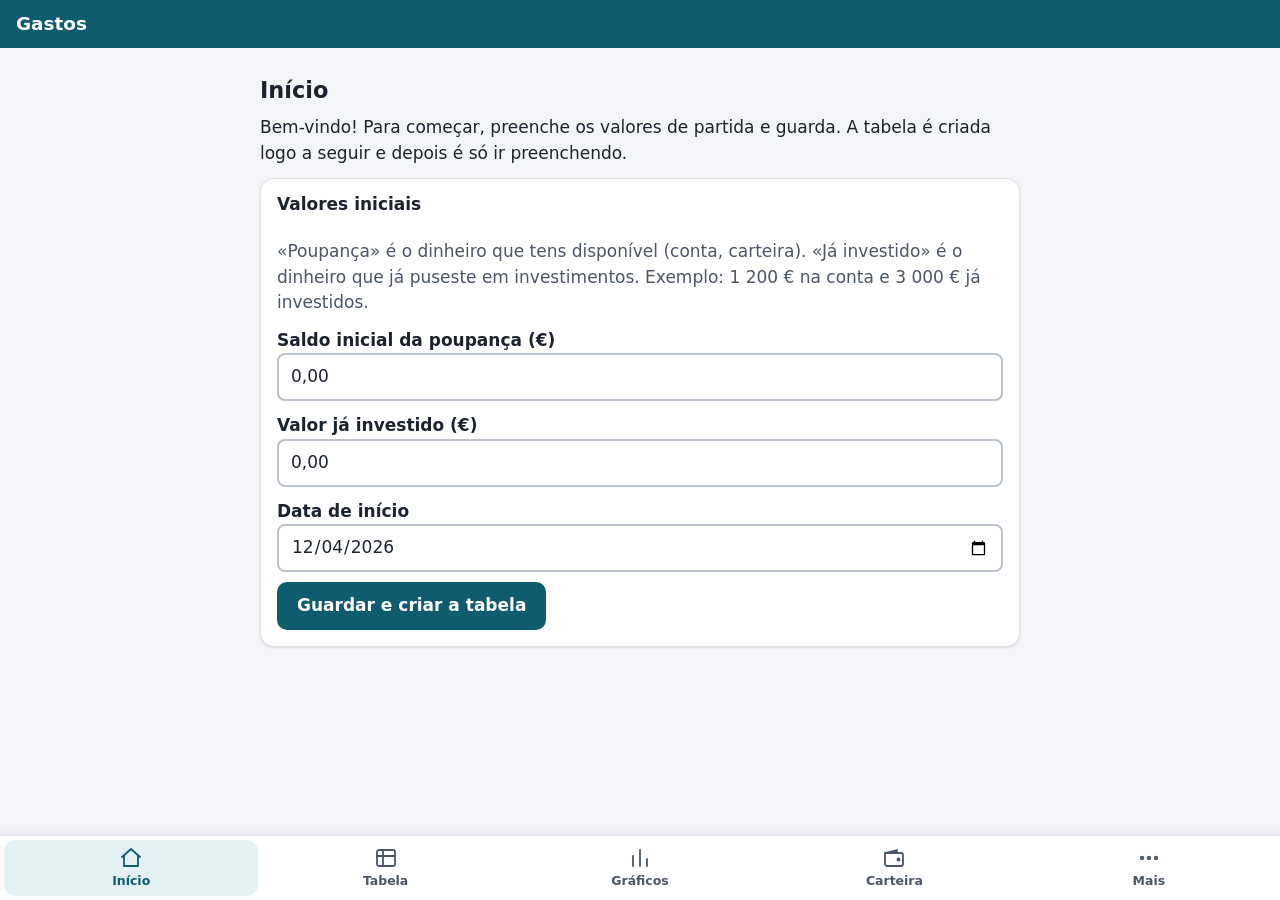
<file: gastos-app/index.html>
<!DOCTYPE html>
<html lang="pt-PT">
<head>
<meta charset="utf-8">
<meta name="viewport" content="width=device-width, initial-scale=1">
<title>Gastos</title>
<meta name="theme-color" content="#0f5c6e">
<script>try{if(localStorage.getItem("gastos-lock"))document.documentElement.classList.add("bloqueado")}catch(e){}try{var t=localStorage.getItem("gastos-tema");if(t==="claro"||t==="escuro")document.documentElement.setAttribute("data-tema",t)}catch(e){}</script>
<link rel="manifest" href="manifest.webmanifest">
<link rel="icon" href="icons/icon-192.png">
<link rel="apple-touch-icon" href="icons/icon-192.png">
<link rel="stylesheet" href="styles.css">
</head>
<body>
<div id="lock" hidden role="dialog" aria-modal="true" aria-labelledby="lkTitulo">
  <div class="lk-caixa">
    <h1 id="lkTitulo">Gastos</h1>
    <form id="lkForm" novalidate>
      <p id="lkTxt">Escreve o código para abrir.</p>
      <label for="lkCod" class="sr">Código</label>
      <input id="lkCod" type="password" autocomplete="off" inputmode="numeric">
      <p class="erro" id="lkErro" role="alert"></p>
      <button class="primario" id="lkOk" type="submit">Desbloquear</button>
      <button type="button" id="lkBio" hidden>Usar impressão digital / rosto</button>
      <button type="button" id="lkEsqueciB" class="link">Esqueci-me do código</button>
      <div id="lkEsqueci" hidden>
        <p>Não há forma de recuperar o código. Podes apagar os dados deste aparelho e importar depois o último backup (por isso é importante fazê-los).</p>
        <button type="button" id="lkApagar" class="perigo">Apagar tudo e recomeçar</button>
      </div>
    </form>
  </div>
</div>
<header><h1>Gastos</h1><p id="off" hidden></p></header>
<nav aria-label="Secções">
  <button type="button" data-v="Inicio"><svg viewBox="0 0 24 24" width="24" height="24" fill="none" stroke="currentColor" stroke-width="1.8" stroke-linecap="round" stroke-linejoin="round" aria-hidden="true"><path d="M3 11l9-8 9 8"/><path d="M5 10v10h14V10"/></svg><span>Início</span></button>
  <button type="button" data-v="Tabela"><svg viewBox="0 0 24 24" width="24" height="24" fill="none" stroke="currentColor" stroke-width="1.8" stroke-linecap="round" stroke-linejoin="round" aria-hidden="true"><rect x="3" y="4" width="18" height="16" rx="2"/><path d="M3 10h18M9 4v16"/></svg><span>Tabela</span></button>
  <button type="button" data-v="Graficos"><svg viewBox="0 0 24 24" width="24" height="24" fill="none" stroke="currentColor" stroke-width="1.8" stroke-linecap="round" stroke-linejoin="round" aria-hidden="true"><path d="M5 20V10M12 20V4M19 20v-7"/></svg><span>Gráficos</span></button>
  <button type="button" data-v="Poupanca"><svg viewBox="0 0 24 24" width="24" height="24" fill="none" stroke="currentColor" stroke-width="1.8" stroke-linecap="round" stroke-linejoin="round" aria-hidden="true"><path d="M3 7h16a2 2 0 0 1 2 2v9a2 2 0 0 1-2 2H5a2 2 0 0 1-2-2z"/><path d="M3 7l12-3v3"/><circle cx="16.5" cy="13.5" r="1"/></svg><span>Carteira</span></button>
  <button type="button" data-v="Mais"><svg viewBox="0 0 24 24" width="24" height="24" fill="none" stroke="currentColor" stroke-width="1.8" stroke-linecap="round" stroke-linejoin="round" aria-hidden="true"><circle cx="5" cy="12" r="1.3"/><circle cx="12" cy="12" r="1.3"/><circle cx="19" cy="12" r="1.3"/></svg><span>Mais</span></button>
</nav>
<div id="bloqueio" role="alert" hidden></div>

<main>
  <div id="subBar" hidden></div>
  <div id="vInicio" class="vista">
    <h2>Início</h2>
    <div id="aviso" role="status" hidden></div>
    <p id="intro">Bem-vindo! Para começar, preenche os valores de partida e guarda. A tabela é criada logo a seguir e depois é só ir preenchendo.</p>

    <section id="secDemo" aria-labelledby="hDemo" hidden>
      <h3 id="hDemo" class="titulo-sec">Resumo</h3>
      <div id="periodos" class="seg" role="group" aria-label="Período dos gráficos">
        <button type="button" data-m="dia" aria-pressed="true">Dias</button>
        <button type="button" data-m="semana" aria-pressed="false">Semanas</button>
        <button type="button" data-m="mes" aria-pressed="false">Meses</button>
        <button type="button" data-m="ano" aria-pressed="false">Anos</button>
      </div>
      <p id="periodoTxt" class="mut"></p>
      <div id="metasDemo" class="metas"></div>
      <dl id="kpis" class="kpis"></dl>
      <p id="demoVazio" class="vazio" hidden>Ainda não há movimentos. Preenche a Tabela (ou carrega no «+») e os números aparecem aqui. Os gráficos estão no separador Gráficos.</p>
    </section>

    <div id="slotIniciais"></div>
  </div>

  <div id="vMais" class="vista" hidden>
    <h2>Mais</h2>
    <ul class="menu">
      <li><button type="button" data-ir="Movimentos"><b>Movimentos</b><small>Pesquisar e filtrar todos os movimentos</small></button></li>
      <li><button type="button" data-ir="Periodos"><b>Períodos</b><small>Viagens e fases com datas</small></button></li>
      <li><button type="button" data-ir="Calculos"><b>Cálculos</b><small>Como os valores são calculados</small></button></li>
      <li><button type="button" data-ir="Definicoes"><b>Definições</b><small>Valores iniciais, categorias, backup</small></button></li>
    </ul>
  </div>

  <div id="vDefinicoes" class="vista" hidden>
    <h2>Definições</h2>
    <details class="caixa" id="dAspeto" open>
      <summary>Aspeto</summary>
      <p class="mut">Só vale neste aparelho. Automático segue o modo do telemóvel.</p>
      <div id="bTema" class="seg" role="group" aria-label="Tema da app">
        <button type="button" data-t="claro" aria-pressed="false">Claro</button>
        <button type="button" data-t="escuro" aria-pressed="false">Escuro</button>
        <button type="button" data-t="auto" aria-pressed="true">Automático</button>
      </div>
    </details>
    <details class="caixa" id="dSegur">
      <summary>Segurança</summary>
      <p id="sgEstado" role="status">Bloqueio desligado.</p>
      <p class="mut">O bloqueio esconde a app a quem pegar no teu telemóvel. Não cifra os dados guardados.</p>
      <p id="sgTipoTxt" class="mut">Escolhe o tipo de código:</p>
      <div id="sgTipo" class="seg" role="group" aria-label="Tipo de código">
        <button type="button" data-t="pin" aria-pressed="true">PIN (números)</button>
        <button type="button" data-t="senha" aria-pressed="false">Palavra-passe</button>
      </div>
      <button id="sgAtivar" type="button" class="primario">Ativar bloqueio</button>
      <div id="sgOn" hidden>
        <label for="sgAuto">Bloquear automaticamente</label>
        <select id="sgAuto">
          <option value="0">Sempre que sair da app</option>
          <option value="1">Depois de 1 minuto fora</option>
          <option value="5">Depois de 5 minutos fora</option>
          <option value="15">Depois de 15 minutos fora</option>
          <option value="-1">Só quando abro a app de novo</option>
        </select>
        <button id="sgAgora" type="button">Bloquear agora</button>
        <button id="sgMudar" type="button">Mudar código</button>
        <button id="sgBio" type="button">Ligar impressão digital / rosto</button>
        <p id="sgBioNota" class="mut"></p>
        <button id="sgDesativar" type="button" class="perigo">Desativar bloqueio</button>
      </div>
      <details class="ajuda">
        <summary>Como funciona e se me esquecer do código</summary>
        <ul>
          <li>O código fica só neste aparelho (e não vai para o backup). Em cada aparelho configuras o teu.</li>
          <li>Depois de 5 erros seguidos a app pede para esperar, e a espera aumenta.</li>
          <li>Impressão digital e rosto usam o desbloqueio do próprio telemóvel. Se falharem, usas o código.</li>
          <li>Se te esqueceres do código não há recuperação: no ecrã de bloqueio, «Esqueci-me do código» apaga os dados deste aparelho e depois importas o último backup.</li>
          <li>Para proteger também o <strong>ficheiro</strong> de backup, usa «Exportar backup protegido» (em Backup).</li>
        </ul>
      </details>
    </details>
    <div id="slotIniciaisDef"></div>
    <details id="dIniciais" class="caixa" open>
      <summary>Valores iniciais</summary>
      <p class="mut">«Poupança» é o dinheiro que tens disponível (conta, carteira). «Já investido» é o dinheiro que já puseste em investimentos. Exemplo: 1 200 € na conta e 3 000 € já investidos.</p>
      <form id="fIniciais" novalidate>
        <label for="iSav">Saldo inicial da poupança (€)</label>
        <input id="iSav" inputmode="decimal" autocomplete="off" placeholder="0,00" aria-describedby="eSav">
        <p class="erro" id="eSav" role="alert"></p>
        <label for="iInv">Valor já investido (€)</label>
        <input id="iInv" inputmode="decimal" autocomplete="off" placeholder="0,00" aria-describedby="eInv">
        <p class="erro" id="eInv" role="alert"></p>
        <label for="iDate">Data de início</label>
        <input id="iDate" type="date" aria-describedby="eDate">
        <p class="erro" id="eDate" role="alert"></p>
        <button id="bIniciais" class="primario" type="submit">Guardar e criar a tabela</button>
      </form>
    </details>

    <details class="caixa" id="dCats">
      <summary>Categorias</summary>
      <p>As categorias são opcionais. Arquivar esconde a categoria nos novos registos, mas mantém os antigos.</p>
      <ul id="listaCats"></ul>
      <form id="fCat" novalidate>
        <label for="iCat">Nova categoria</label>
        <input id="iCat" autocomplete="off">
        <button type="submit">Adicionar categoria</button>
      </form>
    </details>

    <details class="caixa">
      <summary>Backup</summary>
      <details class="ajuda" id="ajudaBackup">
        <summary>Porquê, quando e como fazer backup</summary>
        <h4>Porque é importante</h4>
        <p>Esta app não tem conta nem nuvem: os teus dados ficam <strong>só neste aparelho</strong>, dentro do navegador. É isso que a torna privada e gratuita, mas também quer dizer que ninguém os guarda por ti. Se limpares os dados do navegador, desinstalares a app, trocares de telemóvel, ele se avariar ou se perder, os dados perdem-se e não há como os recuperar. O backup é uma cópia num ficheiro, e é a tua única proteção.</p>
        <h4>De quanto em quanto tempo</h4>
        <ul>
          <li>Se registas todos os dias, faz um backup <strong>uma vez por semana</strong>. Se registas menos, de 2 em 2 semanas chega.</li>
          <li>Faz também um <strong>antes de apagar tudo</strong>, antes de importar outro backup e antes de trocar de telemóvel.</li>
          <li>A app avisa-te aqui no Início quando passam X dias desde o último. Podes escolher o X mais abaixo (por defeito, 14).</li>
        </ul>
        <h4>Partilhar backup</h4>
        <p>O botão «Partilhar backup» abre a partilha do telemóvel: escolhes email, nuvem (Drive, iCloud) ou WhatsApp e o ficheiro segue num toque. O lembrete só conta como feito se a partilha for concluída. Se o teu navegador não permitir partilhar ficheiros, a app descarrega o ficheiro e tu guardas e envias à mão.</p>
        <h4>Backup protegido por palavra-passe</h4>
        <p>«Exportar backup protegido» cifra o ficheiro com uma palavra-passe que escolhes. Sem ela ninguém o abre, nem tu: <strong>se a perderes, o backup não se recupera</strong>. Para importar, a app pede a palavra-passe. Recomendo-o se vais guardar o ficheiro em email ou nuvem.</p>
        <h4>Onde guardar o ficheiro</h4>
        <p>Fora do aparelho onde usas a app: por exemplo, enviar para o teu email ou guardar no teu serviço de nuvem (Google Drive, iCloud, OneDrive) ou no computador. Se o ficheiro ficar só no telemóvel, perdes tudo junto. O ficheiro tem os teus dados financeiros: guarda-o num sítio só teu.</p>
        <h4>Passar os dados do telemóvel para o computador (ou ao contrário)</h4>
        <ol>
          <li>No aparelho de onde vêm os dados: Início → Backup → <strong>Exportar backup (JSON)</strong>.</li>
          <li>Leva o ficheiro para o outro aparelho: email para ti, WhatsApp para ti, nuvem ou cabo.</li>
          <li>No outro aparelho, abre a app: Início → Backup → <strong>Importar backup</strong> e escolhe o ficheiro.</li>
          <li>A app mostra um resumo do que vai importar. Confirma com «Substituir dados».</li>
        </ol>
        <p><strong>Atenção:</strong> importar <strong>substitui tudo</strong> o que está no aparelho de destino. Não é uma sincronização: os dois aparelhos não se atualizam sozinhos. Se registares em ambos, o que escreveste num não aparece no outro. Escolhe um aparelho como principal, ou exporta e importa sempre que mudares de aparelho.</p>
      </details>
      <p id="ultimo"></p>
      <button id="bPart" type="button" class="primario">Partilhar backup</button>
      <button id="bExp" type="button">Exportar backup (JSON)</button>
      <button id="bExpP" type="button">Exportar backup protegido</button>
      <button id="bImp" type="button">Importar backup</button>
      <input id="fImp" type="file" accept="application/json,.json" hidden>
      <form id="fDias" novalidate>
        <label for="iDias">Lembrar-me do backup ao fim de (dias)</label>
        <input id="iDias" inputmode="numeric" autocomplete="off" aria-describedby="eDias">
        <p class="erro" id="eDias" role="alert"></p>
        <button type="submit">Guardar lembrete</button>
      </form>
    </details>

    <details class="caixa">
      <summary>Exportar para Excel (CSV)</summary>
      <p>Ficheiros que abrem no Excel ou no Google Sheets. Não substituem o backup: para guardar tudo e voltar a importar, usa o backup (JSON).</p>
      <button id="bCsvMov" type="button">Movimentos (CSV)</button>
      <button id="bCsvHist" type="button">Histórico da poupança (CSV)</button>
    </details>

    <details class="caixa">
      <summary>Armazenamento</summary>
      <p id="stor">A verificar…</p>
    </details>

    <details class="caixa">
      <summary>Apagar todos os dados</summary>
      <p>Remove todos os dados guardados neste dispositivo. Exporta um backup antes.</p>
      <button id="bDel" type="button" class="perigo">Apagar todos os dados</button>
    </details>

    <p class="mut"><a href="testes.html">Executar os testes automáticos dos cálculos</a> (não mexem nos teus dados).</p>
  </div>

  <div id="vMovimentos" class="vista" hidden>
    <h2>Movimentos</h2>
    <p id="mvVazio" class="vazio" hidden>Ainda não há movimentos. Quando registares alguns, podes pesquisá-los aqui.</p>
    <div id="mvCorpo">
      <label for="mvQ">Pesquisar</label>
      <input id="mvQ" type="search" autocomplete="off" placeholder="descrição ou categoria">
      <details class="caixa" id="mvFiltros">
        <summary id="mvFiltrosT">Filtros</summary>
        <label for="mvTipo">Tipo</label>
        <select id="mvTipo"><option value="">Todos</option><option value="ganho">Ganhos</option><option value="gasto">Gastos</option><option value="investimento">Investimentos</option><option value="ajuste">Ajustes</option></select>
        <label for="mvCat">Categoria</label>
        <select id="mvCat"></select>
        <label for="mvPer">Período (viagem)</label>
        <select id="mvPer"></select>
        <label for="mvMes">Mês</label>
        <select id="mvMes"></select>
        <label for="mvDe">Data de</label>
        <input id="mvDe" type="date">
        <label for="mvAte">Data até</label>
        <input id="mvAte" type="date">
      </details>
      <button type="button" id="mvLimpar">Limpar pesquisa e filtros</button>
      <p id="mvResumo" role="status"></p>
      <ul id="mvLista" class="hlist"></ul>
      <button type="button" id="mvMais" hidden>Mostrar mais</button>
    </div>
  </div>

  <div id="vTabela" class="vista" hidden>
    <h2>Tabela</h2>
    <div id="tabVazia" class="vazio" hidden>
      <p>A tabela é criada quando guardares os valores iniciais no Início.</p>
      <button type="button" id="irInicio" class="primario">Ir para o Início</button>
    </div>
    <div id="tabConteudo">
      <div class="seg" role="group" aria-label="Forma de ver os dias">
        <button type="button" data-tmodo="tabela" aria-pressed="true">Tabela</button><button type="button" data-tmodo="lista" aria-pressed="false">Lista</button>
      </div>
      <p class="mut peq-txt" id="tabAjuda">Escreve nos campos. O resto calcula-se. Enter passa para baixo.</p>
      <div class="barra topo">
        <button type="button" id="bHoje">Ir para hoje</button>
        <details class="opcoes" id="dOpc">
          <summary>⋯ Opções</summary>
          <div class="opc-corpo">
            <div class="barra acoes">
              <label for="addN">Adicionar</label>
              <input id="addN" class="curto" inputmode="numeric" value="1" aria-describedby="eAdd">
              <span>dias</span>
              <button type="button" id="addIni">no início</button><button type="button" id="addFim">no fim</button>
            </div>
            <p class="erro" id="eAdd" role="alert"></p>
            <form id="fIr" class="barra" novalidate>
              <label for="irData">Ir para uma data</label>
              <input id="irData" type="date"><button type="submit">Ir</button>
            </form>
            <div class="barra acoes perigo-zona">
              <span>Remover coluna:</span>
              <button type="button" id="remIni" class="perigo">a primeira</button><button type="button" id="remFim" class="perigo">a última</button>
            </div>
          </div>
        </details>
      </div>
      <div class="tabwrap" id="tabWrap" tabindex="0" aria-label="Tabela de dias, desliza para os lados"><table id="tab"></table></div>
      <div id="tabLista" class="dcards" hidden></div>
    </div>
  </div>

  <div id="vGraficos" class="vista" hidden></div>
  <div id="vPoupanca" class="vista" hidden></div>
  <div id="vInvest" class="vista" hidden></div>
  <div id="vCalculos" class="vista" hidden></div>
  <div id="vPeriodos" class="vista" hidden></div>
  <div id="vPeriodo" class="vista" hidden></div>
  <div id="vDia" class="vista" hidden></div>
</main>

<button id="fab" type="button" class="primario" aria-label="Registar movimento" title="Registar movimento" hidden>+</button>
<div id="toast" role="status" aria-live="polite" hidden></div>
<div id="tip" role="presentation" hidden></div>

<dialog id="dSeg">
  <form id="fSeg" novalidate>
    <h3 id="sgTitulo"></h3>
    <p id="sgTexto"></p>
    <label for="sgA" id="sgLA">Código</label>
    <input id="sgA" type="password" autocomplete="off">
    <label for="sgB" id="sgLB">Repete</label>
    <input id="sgB" type="password" autocomplete="off">
    <p class="erro" id="sgErro" role="alert"></p>
    <div class="linha"><button type="button" id="sgCancel">Cancelar</button><button type="submit" id="sgOk" class="primario">Guardar</button></div>
  </form>
</dialog>

<dialog id="dMov">
  <form method="dialog">
    <h3 id="amTit"></h3>
    <p id="amTxt"></p>
    <div class="coluna">
      <button type="button" id="amEd" class="primario">Editar</button>
      <button type="button" id="amAp" class="perigo">Apagar</button>
      <button value="cancel">Fechar</button>
    </div>
  </form>
</dialog>

<dialog id="dProt">
  <form method="dialog">
    <h3>Proteger o backup?</h3>
    <p>Com palavra-passe, só tu abres o ficheiro. Sem ela, quem tiver o ficheiro vê os teus dados. Se perderes a palavra-passe, o backup não se recupera.</p>
    <div class="coluna">
      <button value="sim" class="primario">Com palavra-passe</button>
      <button value="nao">Sem palavra-passe</button>
      <button value="cancel">Cancelar</button>
    </div>
  </form>
</dialog>

<dialog id="dlg">
  <form method="dialog">
    <h3 id="dlgTitle"></h3>
    <p id="dlgText"></p>
    <div class="linha">
      <button value="cancel">Cancelar</button>
      <button value="ok" id="dlgOk" class="primario"></button>
    </div>
  </form>
</dialog>

<dialog id="dReg">
  <form id="fReg" novalidate>
    <h3 id="rTitulo">Registar movimento</h3>
    <label for="rTipo">Tipo</label>
    <select id="rTipo">
      <option value="gasto">Gasto</option><option value="ganho">Ganho</option>
      <option value="investimento">Investimento</option><option value="ajuste">Ajuste da poupança</option>
    </select>
    <p id="rDica" hidden>Ajuste: escreve um valor positivo para aumentar a poupança ou negativo (ex.: -3,20) para diminuir.</p>
    <label for="rValor">Valor (€)</label>
    <input id="rValor" inputmode="decimal" autocomplete="off" placeholder="0,00" aria-describedby="eValor">
    <p class="erro" id="eValor" role="alert"></p>
    <label for="rData">Data</label>
    <input id="rData" type="date" aria-describedby="eData">
    <p class="erro" id="eData" role="alert"></p>
    <div id="rRap" class="chips" role="group" aria-label="Categorias mais usadas" hidden></div>
    <div id="rUma">
      <label for="rCat">Categoria (opcional)</label>
      <select id="rCat"></select>
      <button type="button" id="rDividir" class="peq">Dividir por várias categorias</button>
    </div>
    <div id="rDiv" hidden>
      <p class="mut">Reparte o valor por categorias. A soma tem de dar o valor total.</p>
      <div id="rPartes"></div>
      <button type="button" id="rMaisParte" class="peq">+ Adicionar categoria</button>
      <p id="rFalta" role="status"></p>
      <p class="erro" id="eDiv" role="alert"></p>
      <button type="button" id="rUnica" class="peq">Voltar a uma só categoria</button>
    </div>
    <label for="rDesc">Descrição (opcional)</label>
    <input id="rDesc" autocomplete="off">
    <div class="linha"><button type="button" id="rCancel">Cancelar</button><button type="submit" class="primario">Guardar</button></div>
  </form>
</dialog>

<dialog id="dQuick">
  <form id="fQuick" novalidate>
    <h3 id="qTitulo"></h3>
    <p id="qDica" class="mut"></p>
    <label for="qValor">Valor (€)</label>
    <input id="qValor" inputmode="decimal" autocomplete="off" placeholder="0,00" aria-describedby="qeValor">
    <p class="erro" id="qeValor" role="alert"></p>
    <label for="qData">Data</label>
    <input id="qData" type="date" aria-describedby="qeData">
    <p class="erro" id="qeData" role="alert"></p>
    <label for="qDesc">Nota (opcional)</label>
    <input id="qDesc" autocomplete="off">
    <div class="linha"><button type="button" id="qCancel">Cancelar</button><button type="submit" class="primario">Guardar</button></div>
  </form>
</dialog>

<dialog id="dPer">
  <form id="fPer" novalidate>
    <h3 id="pTitulo"></h3>
    <label for="pNome">Nome (ex.: Viagem a Roma)</label>
    <input id="pNome" autocomplete="off" aria-describedby="epNome">
    <p class="erro" id="epNome" role="alert"></p>
    <label for="pIni">Data de início</label>
    <input id="pIni" type="date" aria-describedby="epIni">
    <p class="erro" id="epIni" role="alert"></p>
    <label for="pFim">Data de fim</label>
    <input id="pFim" type="date" aria-describedby="epFim">
    <p class="erro" id="epFim" role="alert"></p>
    <label for="pNota">Nota (opcional)</label>
    <input id="pNota" autocomplete="off">
    <div class="linha"><button type="button" id="pCancel">Cancelar</button><button type="submit" class="primario">Guardar</button></div>
  </form>
</dialog>

<dialog id="dRec">
  <form id="fRec" novalidate>
    <h3 id="cTitulo"></h3>
    <p id="cDica" class="mut"></p>
    <label for="cValor">Valor de cada investimento (€)</label>
    <input id="cValor" inputmode="decimal" autocomplete="off" placeholder="0,00" aria-describedby="ecValor">
    <p class="erro" id="ecValor" role="alert"></p>
    <label for="cDia">Dia da semana</label>
    <select id="cDia">
      <option value="1">Segunda-feira</option><option value="2">Terça-feira</option><option value="3">Quarta-feira</option>
      <option value="4">Quinta-feira</option><option value="5">Sexta-feira</option><option value="6">Sábado</option><option value="0">Domingo</option>
    </select>
    <label for="cIni">Data de início</label>
    <input id="cIni" type="date" aria-describedby="ecIni">
    <p class="erro" id="ecIni" role="alert"></p>
    <label for="cFim">Data de fim (opcional)</label>
    <input id="cFim" type="date" aria-describedby="ecFim">
    <p class="erro" id="ecFim" role="alert"></p>
    <label for="cNota">Nota (opcional)</label>
    <input id="cNota" autocomplete="off">
    <div class="linha"><button type="button" id="cCancel">Cancelar</button><button type="submit" class="primario">Guardar</button></div>
  </form>
</dialog>

<script src="js/util.js"></script>
<script src="js/calc.js"></script>
<script src="js/csv.js"></script>
<script src="js/db.js"></script>
<script src="js/app.js"></script>
<script src="js/seg.js"></script>
<script src="js/metas.js"></script>
<script src="js/graficos.js"></script>
<script src="js/demo.js"></script>
<script src="js/analise.js"></script>
<script src="js/calculos.js"></script>
<script src="js/poupanca.js"></script>
<script src="js/invest.js"></script>
<script src="js/periodos.js"></script>
<script src="js/movimentos.js"></script>
<script src="js/registo.js"></script>
</body>
</html>
</file>
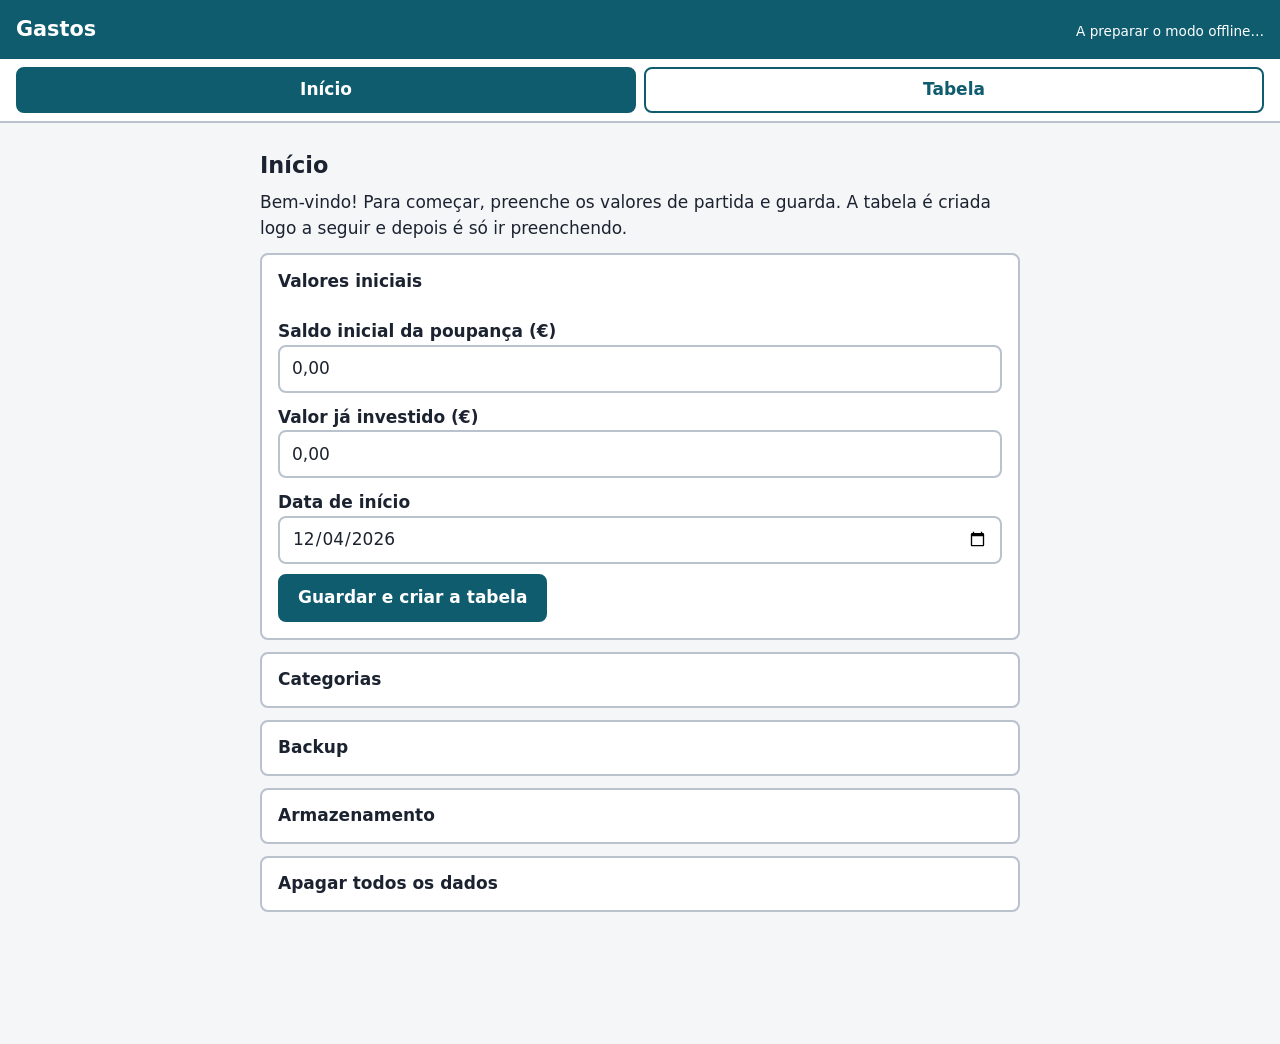
<file: gastos-app/gastos-app/index.html>
<!DOCTYPE html>
<html lang="pt-PT">
<head>
<meta charset="utf-8">
<meta name="viewport" content="width=device-width, initial-scale=1">
<title>Gastos</title>
<meta name="theme-color" content="#0f5c6e">
<link rel="manifest" href="manifest.webmanifest">
<link rel="icon" href="icons/icon-192.png">
<link rel="apple-touch-icon" href="icons/icon-192.png">
<link rel="stylesheet" href="styles.css">
</head>
<body>
<header><h1>Gastos</h1><p id="off">A preparar o modo offline…</p></header>
<nav aria-label="Secções">
  <button type="button" data-v="Inicio">Início</button>
  <button type="button" data-v="Tabela">Tabela</button>
</nav>
<div id="bloqueio" role="alert" hidden></div>

<main>
  <div id="vInicio" class="vista">
    <h2>Início</h2>
    <div id="aviso" role="status" hidden></div>
    <p id="intro">Bem-vindo! Para começar, preenche os valores de partida e guarda. A tabela é criada logo a seguir e depois é só ir preenchendo.</p>

    <section id="secDemo" aria-labelledby="hDemo" hidden>
      <h3 id="hDemo" class="titulo-sec">Demonstração</h3>
      <div id="periodos" class="seg" role="group" aria-label="Período dos gráficos">
        <button type="button" data-m="dia" aria-pressed="true">Dias</button>
        <button type="button" data-m="semana" aria-pressed="false">Semanas</button>
        <button type="button" data-m="mes" aria-pressed="false">Meses</button>
        <button type="button" data-m="ano" aria-pressed="false">Anos</button>
      </div>
      <p id="periodoTxt" class="mut"></p>
      <dl id="kpis" class="kpis"></dl>
      <p id="demoVazio" class="vazio" hidden>Ainda não há movimentos. Preenche a Tabela (ou carrega em «+ Registar») e os gráficos aparecem aqui.</p>
      <div id="demoGraficos">
        <figure class="graf">
          <figcaption>Ganhos, gastos e investido</figcaption>
          <div id="gBarras"></div><div id="lgBarras"></div>
          <details class="tabela-det"><summary>Ver valores em tabela</summary><div class="scroll"><table id="tbBarras" class="simples"></table></div></details>
        </figure>
        <figure class="graf">
          <figcaption>Poupança e capital investido</figcaption>
          <div id="gLinha"></div><div id="lgLinha"></div>
        </figure>
        <figure class="graf">
          <figcaption>Gastos por categoria</figcaption>
          <div id="gDonut"></div>
        </figure>
      </div>
    </section>

    <details id="dIniciais" class="caixa" open>
      <summary>Valores iniciais</summary>
      <form id="fIniciais" novalidate>
        <label for="iSav">Saldo inicial da poupança (€)</label>
        <input id="iSav" inputmode="decimal" autocomplete="off" placeholder="0,00" aria-describedby="eSav">
        <p class="erro" id="eSav" role="alert"></p>
        <label for="iInv">Valor já investido (€)</label>
        <input id="iInv" inputmode="decimal" autocomplete="off" placeholder="0,00" aria-describedby="eInv">
        <p class="erro" id="eInv" role="alert"></p>
        <label for="iDate">Data de início</label>
        <input id="iDate" type="date" aria-describedby="eDate">
        <p class="erro" id="eDate" role="alert"></p>
        <button id="bIniciais" class="primario" type="submit">Guardar e criar a tabela</button>
      </form>
    </details>

    <details class="caixa" id="dCats">
      <summary>Categorias</summary>
      <p>As categorias são opcionais. Arquivar esconde a categoria nos novos registos, mas mantém os antigos.</p>
      <ul id="listaCats"></ul>
      <form id="fCat" novalidate>
        <label for="iCat">Nova categoria</label>
        <input id="iCat" autocomplete="off">
        <button type="submit">Adicionar categoria</button>
      </form>
    </details>

    <details class="caixa">
      <summary>Backup</summary>
      <p id="ultimo"></p>
      <button id="bExp" type="button" class="primario">Exportar backup (JSON)</button>
      <button id="bImp" type="button">Importar backup</button>
      <input id="fImp" type="file" accept="application/json,.json" hidden>
      <form id="fDias" novalidate>
        <label for="iDias">Lembrar-me do backup ao fim de (dias)</label>
        <input id="iDias" inputmode="numeric" autocomplete="off" aria-describedby="eDias">
        <p class="erro" id="eDias" role="alert"></p>
        <button type="submit">Guardar lembrete</button>
      </form>
    </details>

    <details class="caixa">
      <summary>Armazenamento</summary>
      <p id="stor">A verificar…</p>
    </details>

    <details class="caixa">
      <summary>Apagar todos os dados</summary>
      <p>Remove todos os dados guardados neste dispositivo. Exporta um backup antes.</p>
      <button id="bDel" type="button" class="perigo">Apagar todos os dados</button>
    </details>
  </div>

  <div id="vTabela" class="vista" hidden>
    <h2>Tabela</h2>
    <div id="tabVazia" class="vazio" hidden>
      <p>A tabela é criada quando guardares os valores iniciais no Início.</p>
      <button type="button" id="irInicio" class="primario">Ir para o Início</button>
    </div>
    <div id="tabConteudo">
      <p class="mut">Escreve nos campos de Ganhos, Gastos, Investido e Ajustes. As outras linhas calculam-se sozinhas. Enter passa para a linha de baixo.</p>
      <div class="barra acoes">
        <label for="addN">Adicionar</label>
        <input id="addN" class="curto" inputmode="numeric" value="1" aria-describedby="eAdd">
        <span>dias</span>
        <button type="button" id="addIni">no início</button><button type="button" id="addFim">no fim</button><button type="button" id="bHoje">Ir para hoje</button>
      </div>
      <p class="erro" id="eAdd" role="alert"></p>
      <div class="tabwrap" id="tabWrap" tabindex="0" aria-label="Tabela de dias, desliza para os lados"><table id="tab"></table></div>
      <details class="caixa">
        <summary>Ir para uma data</summary>
        <form id="fIr" class="barra" novalidate>
          <label for="irData">Data</label>
          <input id="irData" type="date"><button type="submit">Ir</button>
        </form>
      </details>
    </div>
  </div>

  <div id="vDia" class="vista" hidden></div>
</main>

<button id="fab" type="button" class="primario" hidden>+ Registar</button>
<div id="toast" role="status" aria-live="polite" hidden></div>
<div id="tip" role="presentation" hidden></div>

<dialog id="dlg">
  <form method="dialog">
    <h3 id="dlgTitle"></h3>
    <p id="dlgText"></p>
    <div class="linha">
      <button value="cancel">Cancelar</button>
      <button value="ok" id="dlgOk" class="primario"></button>
    </div>
  </form>
</dialog>

<dialog id="dReg">
  <form id="fReg" novalidate>
    <h3 id="rTitulo">Registar movimento</h3>
    <label for="rTipo">Tipo</label>
    <select id="rTipo">
      <option value="gasto">Gasto</option><option value="ganho">Ganho</option>
      <option value="investimento">Investimento</option><option value="ajuste">Ajuste da poupança</option>
    </select>
    <p id="rDica" hidden>Ajuste: escreve um valor positivo para aumentar a poupança ou negativo (ex.: -3,20) para diminuir.</p>
    <label for="rValor">Valor (€)</label>
    <input id="rValor" inputmode="decimal" autocomplete="off" placeholder="0,00" aria-describedby="eValor">
    <p class="erro" id="eValor" role="alert"></p>
    <label for="rData">Data</label>
    <input id="rData" type="date" aria-describedby="eData">
    <p class="erro" id="eData" role="alert"></p>
    <label for="rCat">Categoria (opcional)</label>
    <select id="rCat"></select>
    <label for="rDesc">Descrição (opcional)</label>
    <input id="rDesc" autocomplete="off">
    <div class="linha"><button type="button" id="rCancel">Cancelar</button><button type="submit" class="primario">Guardar</button></div>
  </form>
</dialog>

<script src="js/util.js"></script>
<script src="js/calc.js"></script>
<script src="js/db.js"></script>
<script src="js/app.js"></script>
<script src="js/graficos.js"></script>
<script src="js/demo.js"></script>
<script src="js/registo.js"></script>
</body>
</html>
</file>
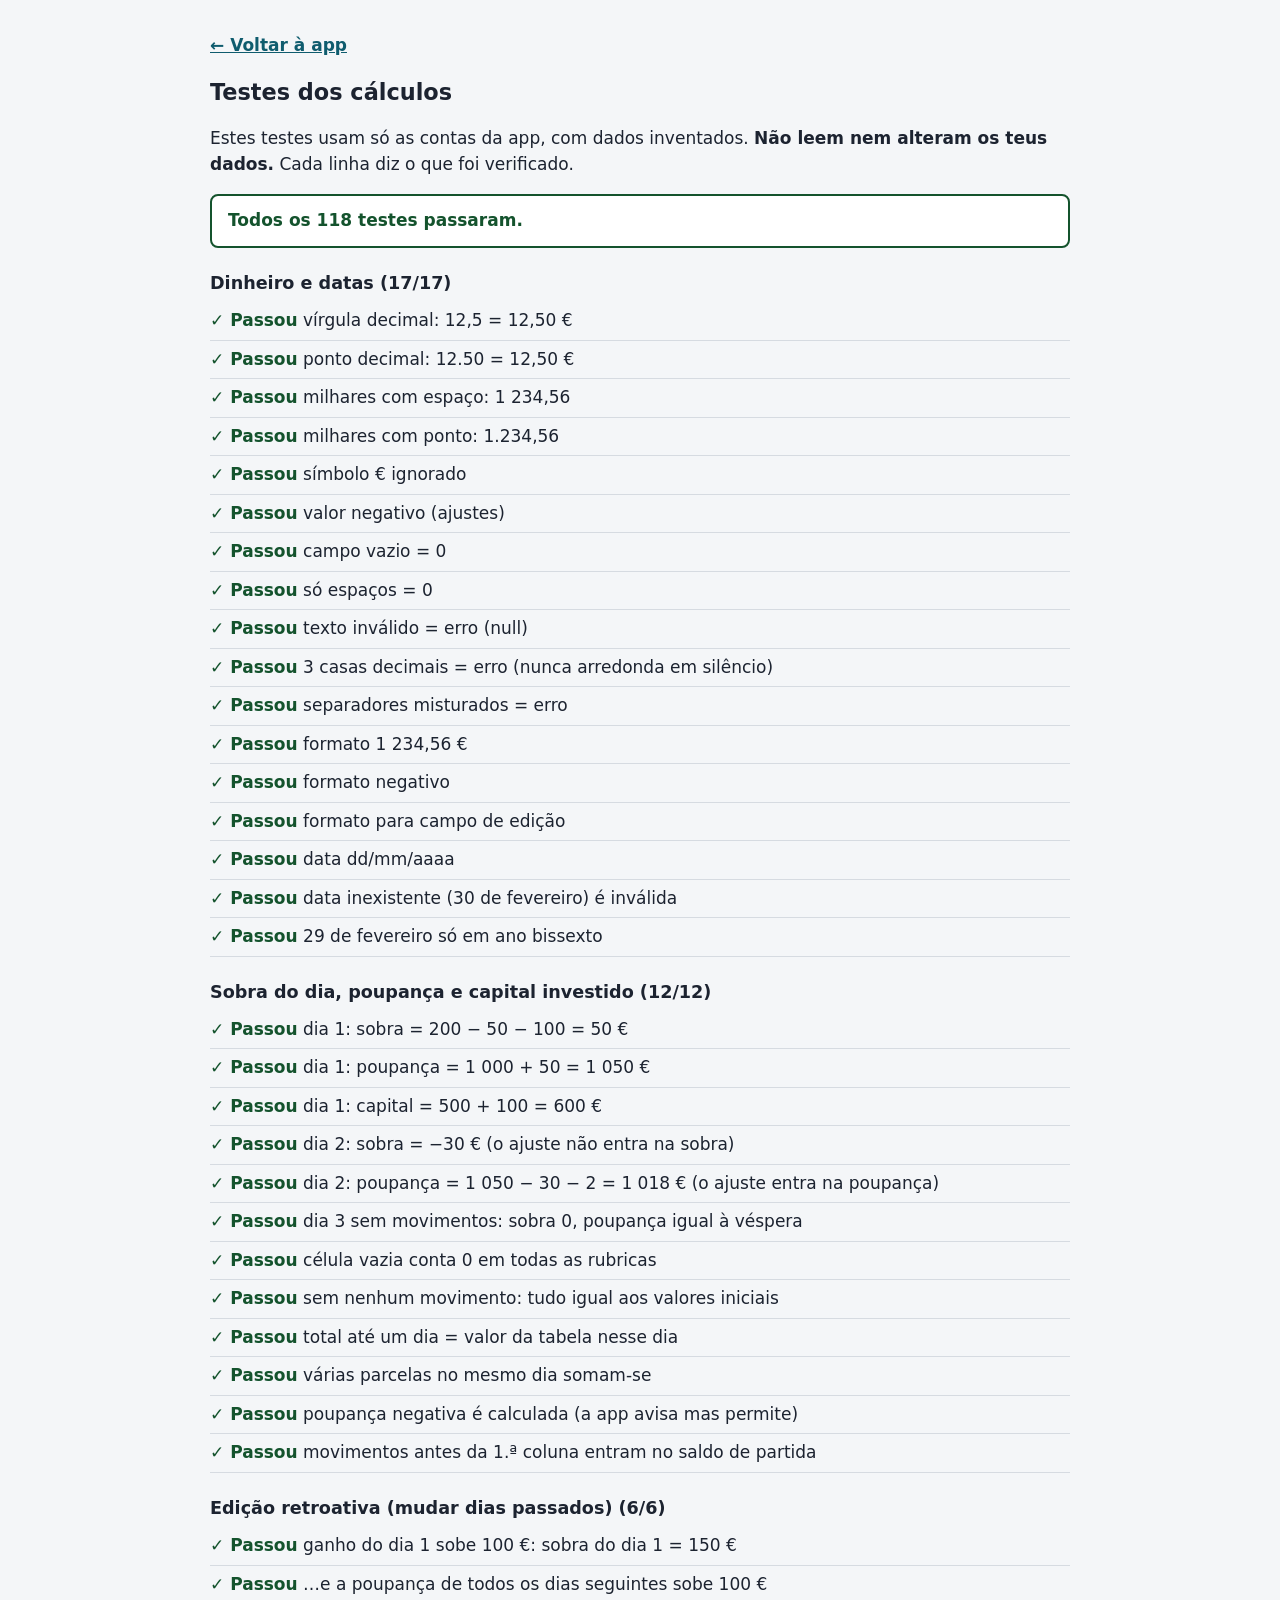
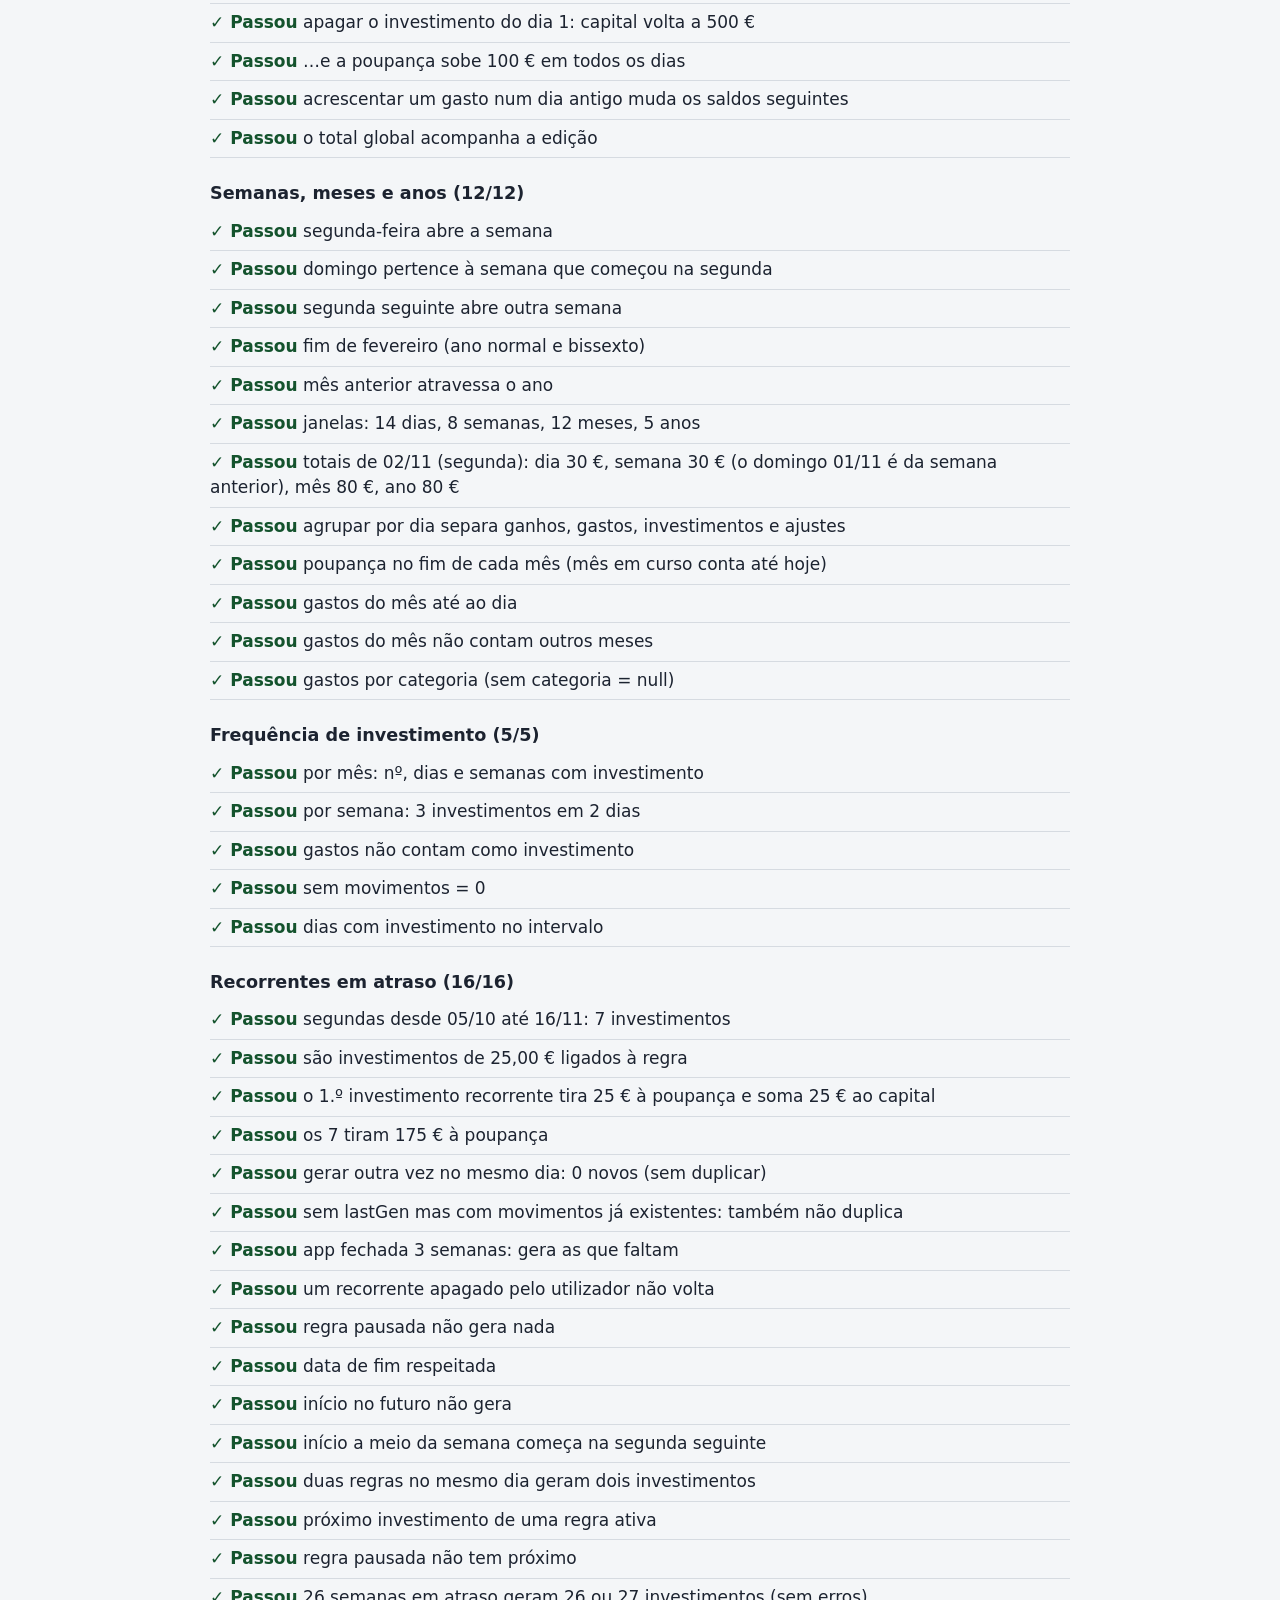
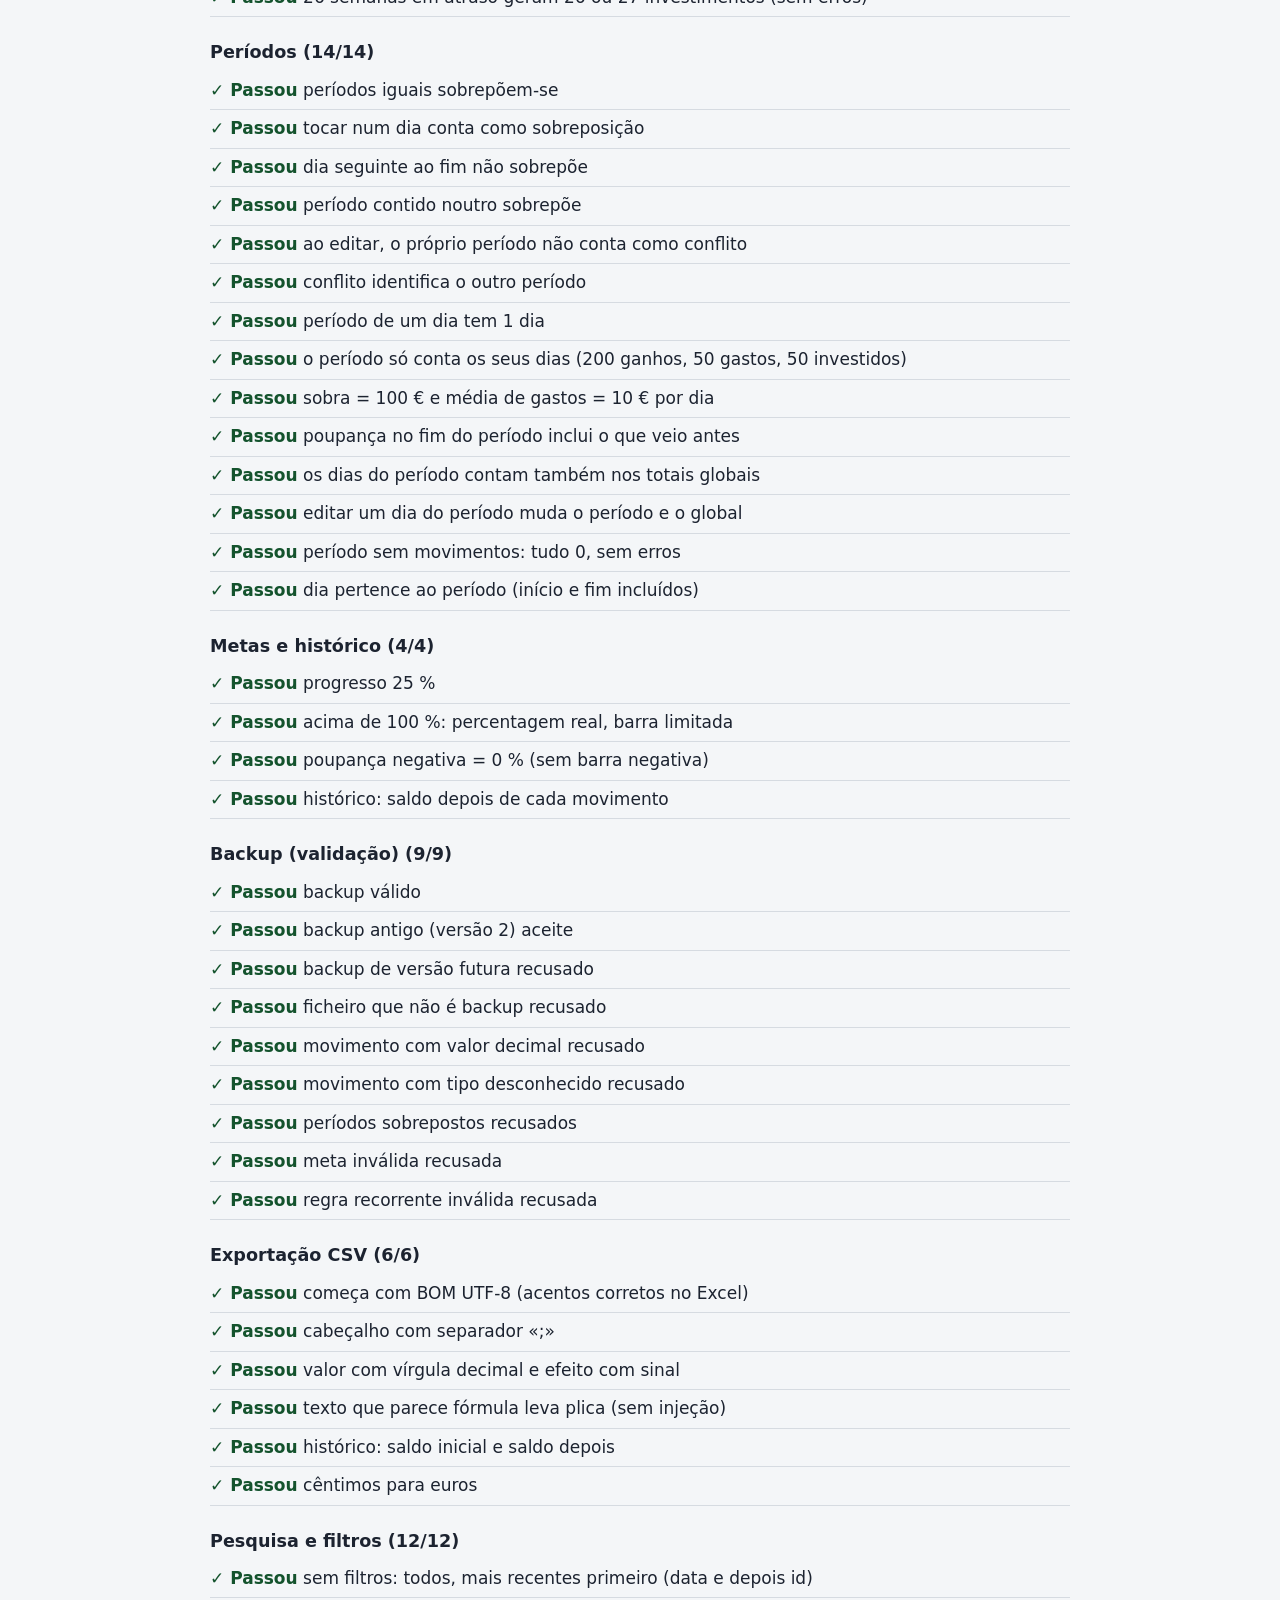
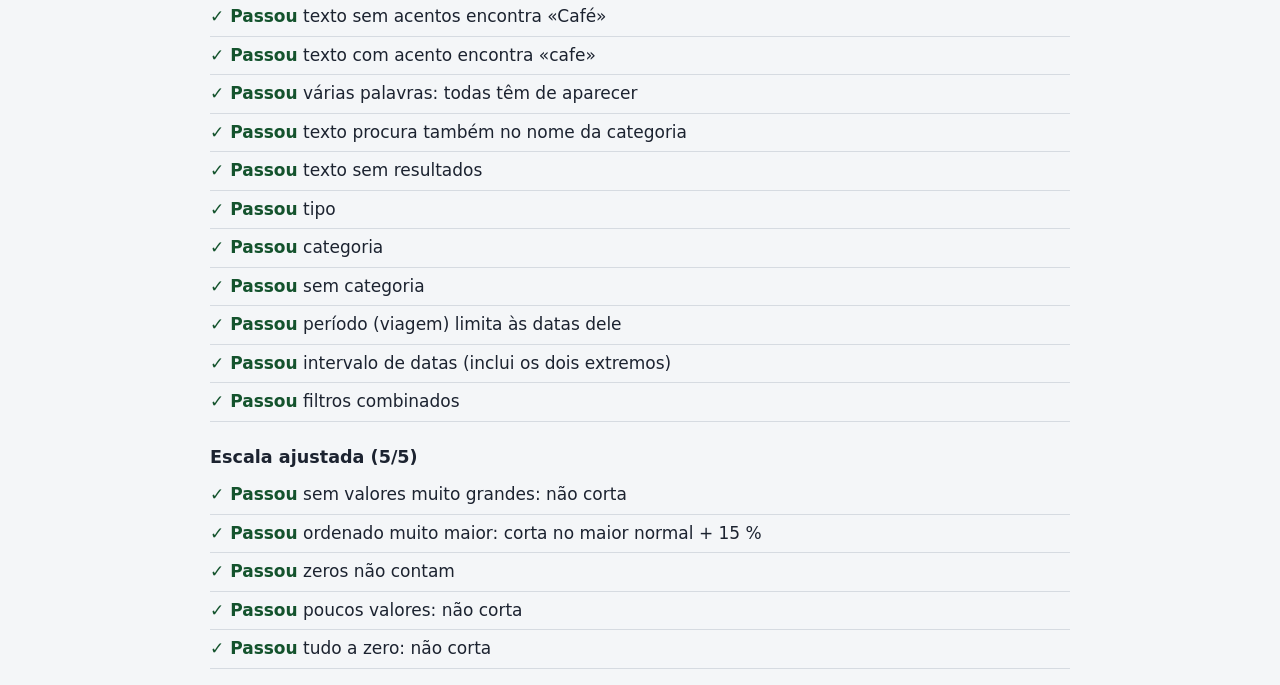
<file: gastos-app/testes.html>
<!DOCTYPE html>
<html lang="pt-PT">
<head>
<meta charset="utf-8">
<meta name="viewport" content="width=device-width, initial-scale=1">
<title>Testes dos cálculos</title>
<meta name="theme-color" content="#0f5c6e">
<style>
body{margin:0;background:#f4f6f8;color:#1c2330;font:17px/1.5 system-ui,-apple-system,"Segoe UI",Roboto,sans-serif;padding:16px}
main{max-width:860px;margin:0 auto}
h1{font-size:1.4rem}h2{font-size:1.1rem;margin:22px 0 6px}
#resumo{padding:12px 16px;border:2px solid #b9c2cd;border-radius:8px;background:#fff;font-weight:700}
#resumo.certo{border-color:#14532d;color:#14532d}#resumo.errado{border-color:#9b1c1c;color:#9b1c1c}
ul{list-style:none;padding:0;margin:0}li{padding:6px 0;border-bottom:1px solid #d6dbe1}
.ok{font-weight:700;color:#14532d}.falha{font-weight:700;color:#9b1c1c}.det{display:block;color:#9b1c1c;font-size:.9rem}
a{color:#0f5c6e;font-weight:600}
</style>
</head>
<body>
<main>
  <p><a href="./">← Voltar à app</a></p>
  <h1>Testes dos cálculos</h1>
  <p>Estes testes usam só as contas da app, com dados inventados. <strong>Não leem nem alteram os teus dados.</strong> Cada linha diz o que foi verificado.</p>
  <p id="resumo" role="status">A executar…</p>
  <div id="lista"></div>
</main>
<script src="js/util.js"></script>
<script src="js/calc.js"></script>
<script src="js/csv.js"></script>
<script src="js/db.js"></script>
<script src="js/testes.js"></script>
<script>
(function () {
  var res;
  try { res = Testes.correr(); } catch (e) { document.getElementById('resumo').textContent = 'Erro ao executar os testes: ' + e.message; document.getElementById('resumo').className = 'errado'; return; }
  var falhas = res.filter(function (r) { return !r.ok; }).length, grupos = {}, ordem = [];
  res.forEach(function (r) { if (!grupos[r.grupo]) { grupos[r.grupo] = []; ordem.push(r.grupo); } grupos[r.grupo].push(r); });
  var r = document.getElementById('resumo');
  r.textContent = falhas ? falhas + ' de ' + res.length + ' testes falharam.' : 'Todos os ' + res.length + ' testes passaram.';
  r.className = falhas ? 'errado' : 'certo';
  var h = '';
  function esc(t) { return String(t).replace(/[&<>"]/g, function (c) { return { '&': '&amp;', '<': '&lt;', '>': '&gt;', '"': '&quot;' }[c]; }); }
  ordem.forEach(function (g) {
    var ok = grupos[g].filter(function (x) { return x.ok; }).length;
    h += '<h2>' + esc(g) + ' (' + ok + '/' + grupos[g].length + ')</h2><ul>';
    grupos[g].forEach(function (x) { h += '<li><span class="' + (x.ok ? 'ok' : 'falha') + '">' + (x.ok ? '✓ Passou' : '✗ Falhou') + '</span> ' + esc(x.nome) + (x.ok ? '' : '<span class="det">' + esc(x.detalhe) + '</span>') + '</li>'; });
    h += '</ul>';
  });
  document.getElementById('lista').innerHTML = h;
})();
</script>
</body>
</html>
</file>
<file: gastos-app/styles.css>
:root{color-scheme:light;--ln:#dfe4ea;--bg:#f3f5f8;--tx:#1c2330;--mut:#4b5666;--ac:#0f5c6e;--acbg:#0f5c6e;--hdr:#0f5c6e;--bd:#b9c2cd;--er:#9b1c1c;--ok:#14532d;--surf:#fcfcfb;--card:#ffffff;--grid:#e1e0d9;--base:#c3c2b7;--sec:#52514e;--soft:#eef6f8;--thbg:#e8edf2;--navon:#e3f1f4;--hoje:#fff3cd;--hojeb:#8a6100;--esc:#cfe3ff;--escb:#1c5cab;--esct:#0d366b;--bom:#006300;--avbg:#fff8e1;--avbd:#e3c36a;--avtx:#5c4300;--blbg:#fde8e8;--bltx:#5c1010;--novabg:#d8f0e0;--toast:#1c2330;--tiptx:#d6ecf1;--c-ganho:#2a78d6;--c-gasto:#eb6834;--c-inv:#1baf7a;--c-poup:#6250d6;--c-sem:#e87ba4;--c-outras:#898781;--f1:#8a2f0e;--f2:#b8431a;--f3:#eb6834;--f4:#f08f66;--f5:#f5b49a;--f6:#fad6c6;--sh:0 1px 2px rgba(16,24,40,.06),0 1px 3px rgba(16,24,40,.08);}
:root[data-tema="escuro"]{color-scheme:dark;--ln:#2a3441;--bg:#0f141a;--tx:#e6ebf1;--mut:#a8b2bf;--ac:#5cc0d6;--acbg:#1c7387;--hdr:#0d3f4c;--bd:#56657a;--er:#ff9b94;--ok:#7ee0a0;--surf:#19202a;--card:#19202a;--grid:#2b3542;--base:#445063;--sec:#b4bcc8;--soft:#1c2b33;--thbg:#232d3a;--navon:#1f3a44;--hoje:#4a3c0e;--hojeb:#e0b13a;--esc:#1f3d63;--escb:#6ea8f0;--esct:#cfe3ff;--bom:#6fe0a0;--avbg:#3a3112;--avbd:#8a6f1f;--avtx:#f3dc9a;--blbg:#4a1f1f;--bltx:#ffd2cf;--novabg:#1d4a31;--toast:#2d3a4b;--tiptx:#e6ebf1;--c-ganho:#4b8fe3;--c-gasto:#de6d3c;--c-inv:#26ad7c;--c-poup:#8b7bea;--c-sem:#d9678f;--c-outras:#9a9a95;--f1:#fad6c6;--f2:#f5b49a;--f3:#f08f66;--f4:#eb6834;--f5:#c9501f;--f6:#a33c12;--sh:0 1px 2px rgba(0,0,0,.5),0 1px 3px rgba(0,0,0,.4);}
@media (prefers-color-scheme:dark){:root:not([data-tema="claro"]){color-scheme:dark;--ln:#2a3441;--bg:#0f141a;--tx:#e6ebf1;--mut:#a8b2bf;--ac:#5cc0d6;--acbg:#1c7387;--hdr:#0d3f4c;--bd:#56657a;--er:#ff9b94;--ok:#7ee0a0;--surf:#19202a;--card:#19202a;--grid:#2b3542;--base:#445063;--sec:#b4bcc8;--soft:#1c2b33;--thbg:#232d3a;--navon:#1f3a44;--hoje:#4a3c0e;--hojeb:#e0b13a;--esc:#1f3d63;--escb:#6ea8f0;--esct:#cfe3ff;--bom:#6fe0a0;--avbg:#3a3112;--avbd:#8a6f1f;--avtx:#f3dc9a;--blbg:#4a1f1f;--bltx:#ffd2cf;--novabg:#1d4a31;--toast:#2d3a4b;--tiptx:#e6ebf1;--c-ganho:#4b8fe3;--c-gasto:#de6d3c;--c-inv:#26ad7c;--c-poup:#8b7bea;--c-sem:#d9678f;--c-outras:#9a9a95;--f1:#fad6c6;--f2:#f5b49a;--f3:#f08f66;--f4:#eb6834;--f5:#c9501f;--f6:#a33c12;--sh:0 1px 2px rgba(0,0,0,.5),0 1px 3px rgba(0,0,0,.4);}}
*{box-sizing:border-box}
body{margin:0;background:var(--bg);color:var(--tx);font:17px/1.5 system-ui,-apple-system,"Segoe UI",Roboto,sans-serif;padding-bottom:150px}
header{display:flex;justify-content:space-between;align-items:baseline;gap:12px;padding:10px 16px;background:var(--hdr);color:#fff}
header h1{margin:0;font-size:1.15rem}header p{margin:0;font-size:.85rem}
nav{display:flex;position:fixed;left:0;right:0;bottom:0;z-index:20;background:var(--card);border-top:1px solid var(--ln);box-shadow:0 -2px 10px rgba(16,24,40,.08);padding:4px 4px calc(4px + env(safe-area-inset-bottom))}
nav button{flex:1;margin:0;min-height:56px;padding:4px 2px;display:flex;flex-direction:column;align-items:center;justify-content:center;gap:2px;border:0;border-radius:12px;background:none;color:var(--mut);font-size:.78rem;font-weight:600}
nav button[aria-current="page"]{color:var(--ac);background:var(--navon)}
main{max-width:1200px;margin:0 auto;padding:8px 16px 24px}
#vInicio,#vDia{max-width:760px;margin:0 auto}
h2{font-size:1.4rem;margin:18px 0 4px}
h3{font-size:1.1rem;margin:0 0 8px}
.titulo-sec{font-size:1.25rem;margin:20px 0 8px}
p{margin:8px 0}.mut{color:var(--mut)}
label{display:block;margin-top:12px;font-weight:600}
input{width:100%;min-height:48px;padding:8px 12px;font:inherit;border:2px solid var(--bd);border-radius:8px;background:var(--card);color:var(--tx)}
button{min-height:48px;padding:8px 18px;margin:10px 8px 0 0;font:inherit;font-weight:600;border:2px solid var(--ac);border-radius:10px;background:var(--card);color:var(--ac);cursor:pointer}
button.primario{background:var(--acbg);color:#fff}
button.perigo{border-color:var(--er);color:var(--er)}
:focus-visible{outline:3px solid #e0a100;outline-offset:2px}
.erro{margin:4px 0 0;color:var(--er);font-weight:600}.erro:empty{display:none}
#aviso{display:flex;flex-wrap:wrap;align-items:center;gap:4px 10px;padding:6px 12px;background:var(--avbg);border:1px solid var(--avbd);border-radius:10px;font-size:.92rem;color:var(--avtx);margin:8px 0}
#aviso button{min-height:36px;margin:0;padding:2px 12px;font-size:.9rem;border-color:var(--avtx);color:var(--avtx)}
#bloqueio{padding:12px 16px;background:var(--blbg);border-bottom:3px solid var(--er);font-weight:600;color:var(--bltx)}
dialog{max-width:90vw;width:420px;border:2px solid var(--ac);border-radius:8px;padding:18px;color:var(--tx)}
dialog::backdrop{background:rgba(0,0,0,.45)}
dialog form{max-height:80vh;overflow:auto}
#dlgText{white-space:pre-line}.linha{display:flex;gap:8px;justify-content:flex-end}
select,textarea{width:100%;padding:8px 12px;font:inherit;border:2px solid var(--bd);border-radius:8px;background:var(--card);color:var(--tx)}
select{min-height:48px}textarea{min-height:140px}

/* Mensagens sempre visíveis (em baixo, por cima do botão Registar) */
#toast{position:fixed;left:50%;transform:translateX(-50%);bottom:152px;z-index:30;max-width:min(92vw,520px);width:max-content;padding:12px 16px;border-radius:8px;background:var(--toast);color:#fff;font-weight:600;box-shadow:0 4px 14px rgba(0,0,0,.35)}
#toast.err{background:#9b1c1c}
#toast[hidden],#tip[hidden]{display:none}
#toast button{margin:0 0 0 12px;min-height:40px;border-color:#fff;background:transparent;color:#fff}
#fab{position:fixed;right:14px;bottom:76px;z-index:6;width:48px;height:48px;min-height:48px;padding:0;margin:0;border-radius:50%;font-size:1.8rem;line-height:1;font-weight:400;box-shadow:0 2px 8px rgba(0,0,0,.35)}
#fab[hidden]{display:none}

/* Início */
details.caixa{margin:12px 0;background:var(--card);border:1px solid var(--ln);border-radius:14px;box-shadow:var(--sh);padding:0 16px}
details.caixa>summary{min-height:52px;display:flex;align-items:center;font-weight:700;cursor:pointer}
details.caixa[open]{padding-bottom:16px}
.vazio{padding:12px 16px;background:var(--card);border:2px dashed var(--bd);border-radius:8px}
#listaCats{list-style:none;padding:0}#listaCats li{display:flex;flex-wrap:wrap;gap:8px;align-items:center;margin-bottom:6px;padding:2px;border-radius:8px}#listaCats button{margin:0}
#listaCats li.nova{background:var(--novabg);outline:2px solid var(--ok)}

/* Demonstração */
.seg{display:flex;gap:8px;margin:8px 0}.seg button{flex:1;margin:0;min-height:44px;padding:6px 8px}
.seg button[aria-pressed="true"]{background:var(--acbg);color:#fff}
.kpis{display:grid;grid-template-columns:1fr 1fr;gap:8px;margin:12px 0}
.tile.hero{grid-column:1/-1;background:var(--acbg);color:#fff;border-color:var(--acbg)}.tile.hero dt{color:var(--tiptx)}.tile.hero .v{font-size:2rem}
@media (min-width:720px){.kpis{grid-template-columns:repeat(3,1fr)}}
.tile{background:var(--card);border:1px solid var(--ln);border-radius:14px;box-shadow:var(--sh);padding:10px 14px}
.tile dt{color:var(--mut);font-size:.95rem}.tile dd{margin:0}
.tile .v{font-size:1.25rem;font-weight:700}.tile .sub{font-size:.9rem;margin-top:2px}
.bom{color:var(--bom);font-weight:700}.mau{color:var(--er);font-weight:700}.neutro{color:var(--mut)}
.graf{margin:14px 0;padding:12px 14px;background:var(--surf);border:1px solid var(--ln);border-radius:14px;box-shadow:var(--sh)}
.graf figcaption{font-weight:700;margin-bottom:6px}
.scroll{overflow-x:auto}
.barras-wrap{display:flex}.barras-scroll{overflow-x:auto;flex:1;min-width:0}.eixo{flex:none}
svg{display:block;max-width:none}
svg .gl{stroke:var(--grid);stroke-width:1}svg .bl{stroke:var(--base);stroke-width:1}
svg .tx{fill:var(--sec);font:12px system-ui,-apple-system,"Segoe UI",sans-serif}
svg .tx.forte{font-weight:700;fill:var(--tx)}
svg .centro{fill:var(--tx);font:700 20px system-ui,-apple-system,"Segoe UI",sans-serif}
svg .cruz{stroke:var(--base);stroke-width:1;opacity:0}svg .pt:hover .cruz{opacity:1}
svg .hit:hover{fill:rgba(15,92,110,.07)}
.legenda{display:flex;flex-wrap:wrap;gap:6px 18px;list-style:none;padding:0;margin:8px 0 0}
.sw{display:inline-block;width:12px;height:12px;border-radius:3px;margin-right:6px;flex:none}
.donut{display:flex;flex-wrap:wrap;gap:16px;align-items:center}
.legenda-v{list-style:none;padding:0;margin:0;flex:1;min-width:210px}
.legenda-v li{display:flex;align-items:center;gap:0;padding:6px 0;border-bottom:1px solid var(--grid)}
.legenda-v .nome{flex:1}.legenda-v .val{font-variant-numeric:tabular-nums;color:var(--sec)}
.tabela-det{margin-top:8px}.tabela-det summary{min-height:44px;display:flex;align-items:center;cursor:pointer;color:var(--ac);font-weight:600}
table.simples{border-collapse:collapse;font-size:.9rem;width:100%}
table.simples th,table.simples td{padding:6px 8px;border-bottom:1px solid var(--grid);text-align:right;white-space:nowrap}
table.simples th:first-child{text-align:left}
#tip{position:fixed;z-index:40;pointer-events:none;max-width:260px;padding:8px 10px;border-radius:6px;background:var(--toast);color:#fff;font-size:.85rem;white-space:pre-line;box-shadow:0 2px 8px rgba(0,0,0,.35)}

/* Tabela estilo Excel */
.barra{display:flex;flex-wrap:wrap;gap:8px;align-items:center;margin:8px 0}
.barra label{width:100%;margin:0}.barra input{width:auto;min-width:130px;max-width:180px}.barra button{margin:0}
.barra.acoes label{width:auto}.barra input.curto{width:72px;min-width:72px}.acoes button{min-height:44px;padding:6px 14px}
#tabConteudo .tabwrap{margin-top:4px}
.tabwrap{overflow:auto;max-height:68vh;border:1px solid var(--ln);border-radius:14px;box-shadow:var(--sh);background:var(--card)}
table{border-collapse:separate;border-spacing:0;font-size:.9rem}
th,td{padding:3px 5px;border-bottom:1px solid var(--bd);border-right:1px solid var(--bd);white-space:nowrap;text-align:right}
thead th{position:sticky;top:0;background:var(--thbg);z-index:2}
tbody th{position:sticky;left:0;background:var(--thbg);text-align:left;z-index:1;min-width:88px}
thead th:first-child{left:0;z-index:3;text-align:left}
th.hoje,td.hoje{background:var(--hoje)!important;box-shadow:inset 0 3px 0 var(--hojeb)}
td input{width:92px;min-height:40px;padding:4px 6px;text-align:right}
button.dia{min-height:40px;margin:0;padding:4px 8px;border:0;background:none;font-weight:600;color:var(--ac);text-decoration:underline}
button.dia small{display:block;font-weight:400}
.movs{list-style:none;padding:0}.movs li{display:flex;justify-content:space-between;gap:8px;padding:10px 0;border-bottom:1px solid var(--bd)}
.movs button{margin:0 0 6px 6px}
@media (prefers-reduced-motion:no-preference){html{scroll-behavior:smooth}}

/* Dia escolhido em «Ir» (cor + faixa nos lados + etiqueta, para não depender só da cor) */
th.escolhido,td.escolhido{background:var(--esc)!important;box-shadow:inset 3px 0 0 var(--escb),inset -3px 0 0 var(--escb)}
th.escolhido.hoje{box-shadow:inset 3px 0 0 var(--escb),inset -3px 0 0 var(--escb),inset 0 3px 0 var(--hojeb)}
button.dia small.esc{font-weight:700;color:var(--esct)}
.peq{min-height:40px;padding:4px 10px;margin:0 4px 0 0}
table.hist td.num,table.hist th.num{text-align:right;font-variant-numeric:tabular-nums}
table.hist td{white-space:normal}
table.hist{width:100%}
.metas{display:grid;gap:8px;margin:12px 0}
.meta{background:var(--card);border:1px solid var(--ln);border-radius:14px;box-shadow:var(--sh);padding:10px 14px}
.meta .tit{font-weight:700}.meta .sub{color:var(--mut);font-size:.95rem}
.prog{height:16px;background:var(--grid);border-radius:8px;overflow:hidden;margin:8px 0 4px}
.prog>span{display:block;height:100%;border-radius:8px}
.prog.p-poupanca>span{background:var(--c-poup)}.prog.p-investimento>span{background:var(--c-inv)}
.recs{list-style:none;padding:0}.recs li{display:flex;justify-content:space-between;gap:8px;flex-wrap:wrap;padding:10px 0;border-bottom:1px solid var(--bd)}
.estado{font-weight:700}
.sr{position:absolute;width:1px;height:1px;overflow:hidden;clip:rect(0 0 0 0);white-space:nowrap}
table.hist td{text-align:left}table.hist td.num{text-align:right;white-space:nowrap}
#vPoupanca h3,#vInvest h3{margin-top:22px}

.pers{list-style:none;padding:0}.pers li{margin-bottom:8px}
.pers button.item{display:block;width:100%;margin:0;text-align:left;border-color:var(--bd);color:var(--tx);padding:10px 14px}
.pers .nm{font-weight:700;color:var(--ac)}.pers .sub{font-weight:400;color:var(--mut)}
.nota-per{white-space:pre-line}
#vPeriodo .tabwrap{width:fit-content;max-width:100%}
td input.multi{border-style:dashed;border-color:var(--ac)}
.formula{padding:10px 14px;background:var(--card);border:2px solid var(--bd);border-left:6px solid var(--ac);border-radius:8px;font-weight:600;overflow-wrap:anywhere}
.exemplo{padding:10px 14px;background:var(--soft);border-radius:8px;overflow-wrap:anywhere}
.verif{font-weight:700}.verif.certo{color:var(--bom)}.verif.errado{color:var(--er)}
#vCalculos{max-width:760px;margin:0 auto}
details.ajuda{margin:4px 0 8px;border:2px solid var(--bd);border-radius:8px;padding:0 14px;background:var(--soft)}
details.ajuda>summary{min-height:48px;display:flex;align-items:center;cursor:pointer;font-weight:700;color:var(--ac)}
details.ajuda[open]{padding-bottom:10px}
details.ajuda h4{margin:14px 0 4px;font-size:1rem}
details.ajuda ul,details.ajuda ol{margin:4px 0;padding-left:22px}details.ajuda li{margin:4px 0}

/* Passo 1: navegação, menu Mais, Opções da Tabela */
#subBar{max-width:760px;margin:8px auto 0}#subBar .seg{margin:0}
button.voltar{margin:4px 0 0;min-height:44px;border:0;background:none;padding:4px 8px 4px 0}
ul.menu{list-style:none;padding:0;margin:8px 0}ul.menu li{margin-bottom:8px}
ul.menu button{display:block;width:100%;margin:0;text-align:left;padding:14px 16px;background:var(--card);border:1px solid var(--ln);border-radius:14px;box-shadow:var(--sh);color:var(--tx)}
ul.menu button b{display:block;color:var(--ac)}ul.menu button small{font-weight:400;color:var(--mut);font-size:.9rem}
#vMais{max-width:760px;margin:0 auto}#vDefinicoes{max-width:760px;margin:0 auto}
.peq-txt{font-size:.9rem;margin:4px 0}
.barra.topo{align-items:flex-start}.barra.topo>button{min-height:44px}
details.opcoes{flex:1 1 auto}details.opcoes>summary{min-height:44px;display:inline-flex;align-items:center;padding:0 14px;border:1px solid var(--bd);border-radius:10px;background:var(--card);font-weight:600;cursor:pointer;list-style:none}
details.opcoes[open]{flex-basis:100%;order:3}
.opc-corpo{margin-top:8px;padding:4px 14px 10px;background:var(--card);border:1px solid var(--ln);border-radius:14px;box-shadow:var(--sh)}
.perigo-zona{margin-top:14px;padding-top:10px;border-top:1px solid var(--ln)}

/* Passo 2: tema */
dialog{background:var(--card)}
a{color:var(--ac)}
::placeholder{color:var(--mut);opacity:.8}

/* Gráficos: tocar não seleciona texto nem faz zoom; o dia tocado fica marcado */
svg{-webkit-user-select:none;user-select:none;-webkit-touch-callout:none;-webkit-tap-highlight-color:transparent;touch-action:manipulation}
svg .hit.sel{fill:rgba(92,150,170,.22)}svg .pt.sel .cruz{opacity:1}
svg path.sel{stroke:var(--tx);stroke-width:2}

/* Passo 3: bloqueio */
#lock{position:fixed;inset:0;z-index:100;background:var(--bg);display:flex;align-items:center;justify-content:center;padding:24px;overflow:auto}
#lock[hidden]{display:none}
#lock.capa .lk-caixa{visibility:hidden}
.lk-caixa{width:100%;max-width:340px;text-align:center}
.lk-caixa h1{font-size:1.8rem;margin:0 0 12px;color:var(--ac)}
.lk-caixa input{text-align:center;font-size:1.4rem;letter-spacing:.2em}
.lk-caixa button{width:100%;margin:10px 0 0}
button.link{border:0;background:none;min-height:44px;text-decoration:underline;font-weight:500}
html.bloqueado header,html.bloqueado nav,html.bloqueado main,html.bloqueado #fab,html.bloqueado #toast{display:none!important}
#sgOn button,#sgAtivar{margin-top:10px}

[hidden]{display:none!important}

/* Fases 1 e 2: histórico em lista, página do dia, botão + */
ul.hlist{list-style:none;padding:0;margin:8px 0}ul.hlist li{margin:0 0 6px}
button.hrow,li.hrow{display:flex;justify-content:space-between;align-items:center;gap:12px;width:100%;margin:0;text-align:left;padding:10px 14px;min-height:60px;background:var(--card);border:1px solid var(--ln);border-radius:12px;color:var(--tx);font-weight:400;box-shadow:var(--sh)}
li.hrow{cursor:default}
.hrow small{display:block;color:var(--mut);font-size:.88rem;overflow-wrap:anywhere}
.hrow .h-dir{text-align:right;flex:none}.hrow .h-val{font-weight:700;font-variant-numeric:tabular-nums}
.hrow .h-esq{min-width:0}
.coluna button{display:block;width:100%;margin:10px 0 0}
#dDesc{min-height:64px;resize:none;overflow:hidden}
#vDia .perigo-zona{margin-top:24px}

.chips{display:flex;flex-wrap:wrap;gap:8px;margin:8px 0}
.chips button{min-height:40px;padding:6px 12px;border-radius:20px;font-size:.9rem;width:auto}
.chips button[aria-pressed=true]{background:var(--acbg);color:#fff}
.parte{display:grid;grid-template-columns:minmax(0,1fr) minmax(0,110px);gap:8px;margin:8px 4px 8px 0}.parte>*{min-width:0;width:100%;box-sizing:border-box}
#rFalta{font-weight:600}

.dcards{display:flex;flex-direction:column;gap:10px;margin-top:10px}
button.dcard{color:var(--tx);font-weight:400;display:block;width:100%;text-align:left;background:var(--card);border:1px solid var(--bd);border-radius:12px;padding:12px;min-height:56px}
button.dcard.hoje{border:3px solid var(--ac);padding:10px}
button.dcard.escolhido{background:var(--soft);outline:2px dashed var(--ac)}
.dcard .dc-t{display:flex;justify-content:space-between;align-items:baseline;font-weight:700;margin-bottom:6px}
.dcard .dc-t small{font-weight:600;color:var(--mut)}
.dcard .dc-t{color:var(--tx)}
.dcard dl{margin:0;display:grid;grid-template-columns:1fr auto;gap:2px 12px}
.dcard dt{color:var(--mut)}.dcard dd{margin:0;text-align:right;font-variant-numeric:tabular-nums}
.dcard .dc-p{margin-top:6px;padding-top:6px;border-top:1px solid var(--ln);display:flex;justify-content:space-between;font-weight:600}
.dcard .dc-vazio{color:var(--mut)}
.seg-t{align-self:center;margin-right:8px;color:var(--mut);font-weight:600}
</file>
<file: gastos-app/gastos-app/styles.css>
:root{--bg:#f4f6f8;--tx:#1c2330;--mut:#4b5666;--ac:#0f5c6e;--bd:#b9c2cd;--er:#9b1c1c;--ok:#14532d;--surf:#fcfcfb;--grid:#e1e0d9;--base:#c3c2b7;--sec:#52514e}
*{box-sizing:border-box}
body{margin:0;background:var(--bg);color:var(--tx);font:17px/1.5 system-ui,-apple-system,"Segoe UI",Roboto,sans-serif;padding-bottom:96px}
header{display:flex;justify-content:space-between;align-items:baseline;gap:12px;padding:14px 16px;background:var(--ac);color:#fff}
header h1{margin:0;font-size:1.3rem}header p{margin:0;font-size:.85rem}
nav{display:flex;gap:8px;padding:8px 16px;background:#fff;border-bottom:2px solid var(--bd);position:sticky;top:0;z-index:5}
nav button{flex:1;margin:0;min-height:44px}
nav button[aria-current="page"]{background:var(--ac);color:#fff}
main{max-width:1200px;margin:0 auto;padding:8px 16px 24px}
#vInicio,#vDia{max-width:760px;margin:0 auto}
h2{font-size:1.4rem;margin:18px 0 4px}
h3{font-size:1.1rem;margin:0 0 8px}
.titulo-sec{font-size:1.25rem;margin:20px 0 8px}
p{margin:8px 0}.mut{color:var(--mut)}
label{display:block;margin-top:12px;font-weight:600}
input{width:100%;min-height:48px;padding:8px 12px;font:inherit;border:2px solid var(--bd);border-radius:8px;background:#fff;color:var(--tx)}
button{min-height:48px;padding:8px 18px;margin:10px 8px 0 0;font:inherit;font-weight:600;border:2px solid var(--ac);border-radius:8px;background:#fff;color:var(--ac);cursor:pointer}
button.primario{background:var(--ac);color:#fff}
button.perigo{border-color:var(--er);color:var(--er)}
:focus-visible{outline:3px solid #e0a100;outline-offset:2px}
.erro{margin:4px 0 0;color:var(--er);font-weight:600}.erro:empty{display:none}
#aviso{padding:10px 14px;background:#fff3cd;border:2px solid #8a6100;border-radius:8px;font-weight:600;margin:10px 0}
#bloqueio{padding:12px 16px;background:#fde8e8;border-bottom:3px solid var(--er);font-weight:600;color:#5c1010}
dialog{max-width:90vw;width:420px;border:2px solid var(--ac);border-radius:8px;padding:18px;color:var(--tx)}
dialog::backdrop{background:rgba(0,0,0,.45)}
dialog form{max-height:80vh;overflow:auto}
#dlgText{white-space:pre-line}.linha{display:flex;gap:8px;justify-content:flex-end}
select,textarea{width:100%;padding:8px 12px;font:inherit;border:2px solid var(--bd);border-radius:8px;background:#fff;color:var(--tx)}
select{min-height:48px}textarea{min-height:140px}

/* Mensagens sempre visíveis (em baixo, por cima do botão Registar) */
#toast{position:fixed;left:50%;transform:translateX(-50%);bottom:88px;z-index:30;max-width:min(92vw,520px);width:max-content;padding:12px 16px;border-radius:8px;background:#1c2330;color:#fff;font-weight:600;box-shadow:0 4px 14px rgba(0,0,0,.35)}
#toast.err{background:var(--er)}
#toast[hidden],#tip[hidden]{display:none}
#toast button{margin:0 0 0 12px;min-height:40px;border-color:#fff;background:transparent;color:#fff}
#fab{position:fixed;right:16px;bottom:16px;z-index:6;min-height:56px;padding:8px 22px;margin:0;font-size:1.05rem;box-shadow:0 2px 8px rgba(0,0,0,.35)}
#fab[hidden]{display:none}

/* Início */
details.caixa{margin:12px 0;background:#fff;border:2px solid var(--bd);border-radius:8px;padding:0 16px}
details.caixa>summary{min-height:52px;display:flex;align-items:center;font-weight:700;cursor:pointer}
details.caixa[open]{padding-bottom:16px}
.vazio{padding:12px 16px;background:#fff;border:2px dashed var(--bd);border-radius:8px}
#listaCats{list-style:none;padding:0}#listaCats li{display:flex;gap:8px;align-items:center;margin-bottom:6px;padding:2px;border-radius:8px}#listaCats button{margin:0}
#listaCats li.nova{background:#d8f0e0;outline:2px solid var(--ok)}

/* Demonstração */
.seg{display:flex;gap:8px;margin:8px 0}.seg button{flex:1;margin:0;min-height:44px;padding:6px 8px}
.seg button[aria-pressed="true"]{background:var(--ac);color:#fff}
.kpis{display:grid;grid-template-columns:repeat(auto-fit,minmax(200px,1fr));gap:8px;margin:12px 0}
.tile{background:#fff;border:2px solid var(--bd);border-radius:8px;padding:10px 14px}
.tile dt{color:var(--mut);font-size:.95rem}.tile dd{margin:0}
.tile .v{font-size:1.5rem;font-weight:700}.tile .sub{font-size:.9rem;margin-top:2px}
.bom{color:#006300;font-weight:700}.mau{color:var(--er);font-weight:700}.neutro{color:var(--mut)}
.graf{margin:14px 0;padding:12px 14px;background:var(--surf);border:2px solid var(--bd);border-radius:8px}
.graf figcaption{font-weight:700;margin-bottom:6px}
.scroll{overflow-x:auto}
.barras-wrap{display:flex}.barras-scroll{overflow-x:auto;flex:1;min-width:0}.eixo{flex:none}
svg{display:block;max-width:none}
svg .gl{stroke:var(--grid);stroke-width:1}svg .bl{stroke:var(--base);stroke-width:1}
svg .tx{fill:var(--sec);font:12px system-ui,-apple-system,"Segoe UI",sans-serif}
svg .tx.forte{font-weight:700;fill:var(--tx)}
svg .centro{fill:var(--tx);font:700 20px system-ui,-apple-system,"Segoe UI",sans-serif}
svg .cruz{stroke:var(--base);stroke-width:1;opacity:0}svg .pt:hover .cruz{opacity:1}
svg .hit:hover{fill:rgba(15,92,110,.07)}
.legenda{display:flex;flex-wrap:wrap;gap:6px 18px;list-style:none;padding:0;margin:8px 0 0}
.sw{display:inline-block;width:12px;height:12px;border-radius:3px;margin-right:6px;flex:none}
.donut{display:flex;flex-wrap:wrap;gap:16px;align-items:center}
.legenda-v{list-style:none;padding:0;margin:0;flex:1;min-width:210px}
.legenda-v li{display:flex;align-items:center;gap:0;padding:6px 0;border-bottom:1px solid var(--grid)}
.legenda-v .nome{flex:1}.legenda-v .val{font-variant-numeric:tabular-nums;color:var(--sec)}
.tabela-det{margin-top:8px}.tabela-det summary{min-height:44px;display:flex;align-items:center;cursor:pointer;color:var(--ac);font-weight:600}
table.simples{border-collapse:collapse;font-size:.9rem;width:100%}
table.simples th,table.simples td{padding:6px 8px;border-bottom:1px solid var(--grid);text-align:right;white-space:nowrap}
table.simples th:first-child{text-align:left}
#tip{position:fixed;z-index:40;pointer-events:none;max-width:260px;padding:8px 10px;border-radius:6px;background:#1c2330;color:#fff;font-size:.85rem;white-space:pre-line;box-shadow:0 2px 8px rgba(0,0,0,.35)}

/* Tabela estilo Excel */
.barra{display:flex;flex-wrap:wrap;gap:8px;align-items:center;margin:8px 0}
.barra label{width:100%;margin:0}.barra input{width:auto;min-width:130px;max-width:180px}.barra button{margin:0}
.barra.acoes label{width:auto}.barra input.curto{width:72px;min-width:72px}.acoes button{min-height:44px;padding:6px 14px}
#tabConteudo .tabwrap{margin-top:4px}
.tabwrap{overflow:auto;max-height:66vh;border:2px solid var(--bd);border-radius:8px;background:#fff}
table{border-collapse:separate;border-spacing:0;font-size:.9rem}
th,td{padding:4px 6px;border-bottom:1px solid var(--bd);border-right:1px solid var(--bd);white-space:nowrap;text-align:right}
thead th{position:sticky;top:0;background:#e8edf2;z-index:2}
tbody th{position:sticky;left:0;background:#e8edf2;text-align:left;z-index:1;min-width:130px}
thead th:first-child{left:0;z-index:3;text-align:left}
th.hoje,td.hoje{background:#fff3cd!important;box-shadow:inset 0 3px 0 #8a6100}
td input{width:92px;min-height:40px;padding:4px 6px;text-align:right}
button.dia{min-height:40px;margin:0;padding:4px 8px;border:0;background:none;font-weight:600;color:var(--ac);text-decoration:underline}
button.dia small{display:block;font-weight:400}
.movs{list-style:none;padding:0}.movs li{display:flex;justify-content:space-between;gap:8px;padding:10px 0;border-bottom:1px solid var(--bd)}
.movs button{margin:0 0 6px 6px}
@media (prefers-reduced-motion:no-preference){html{scroll-behavior:smooth}}
</file>
